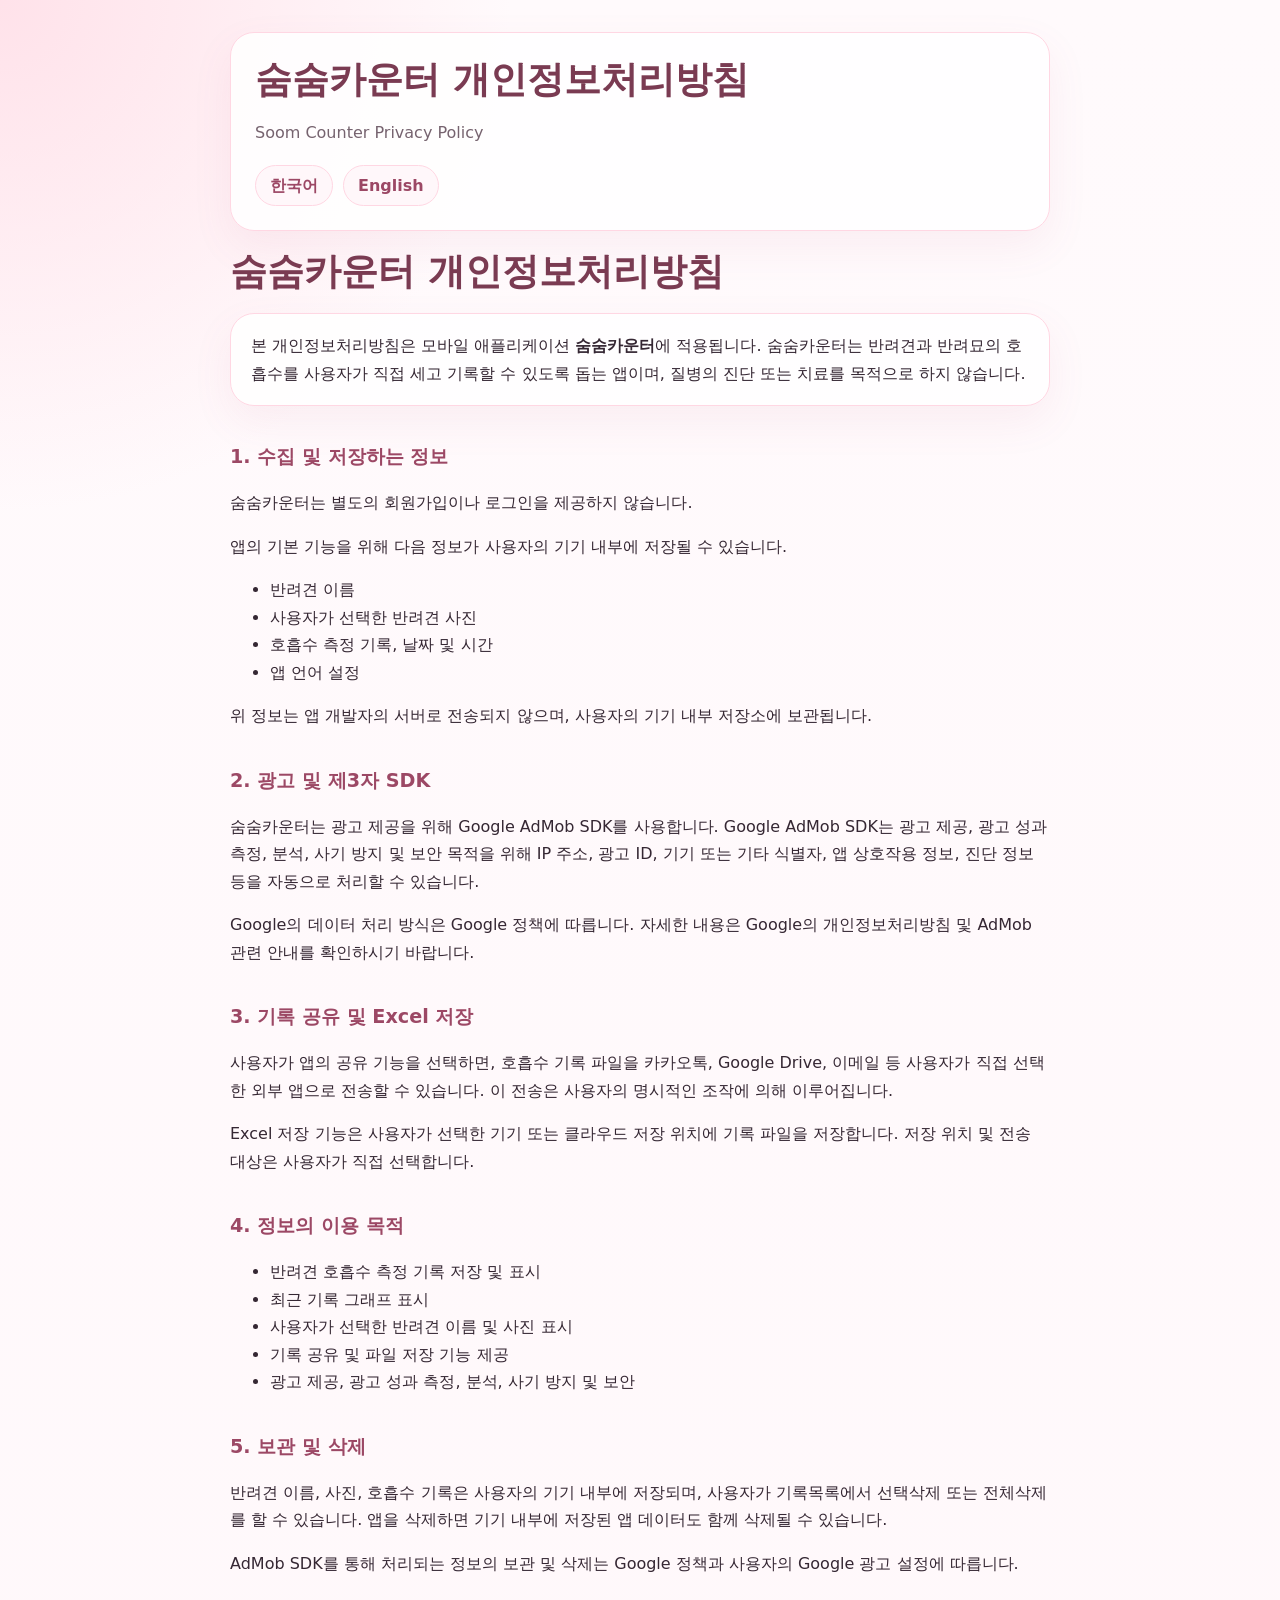
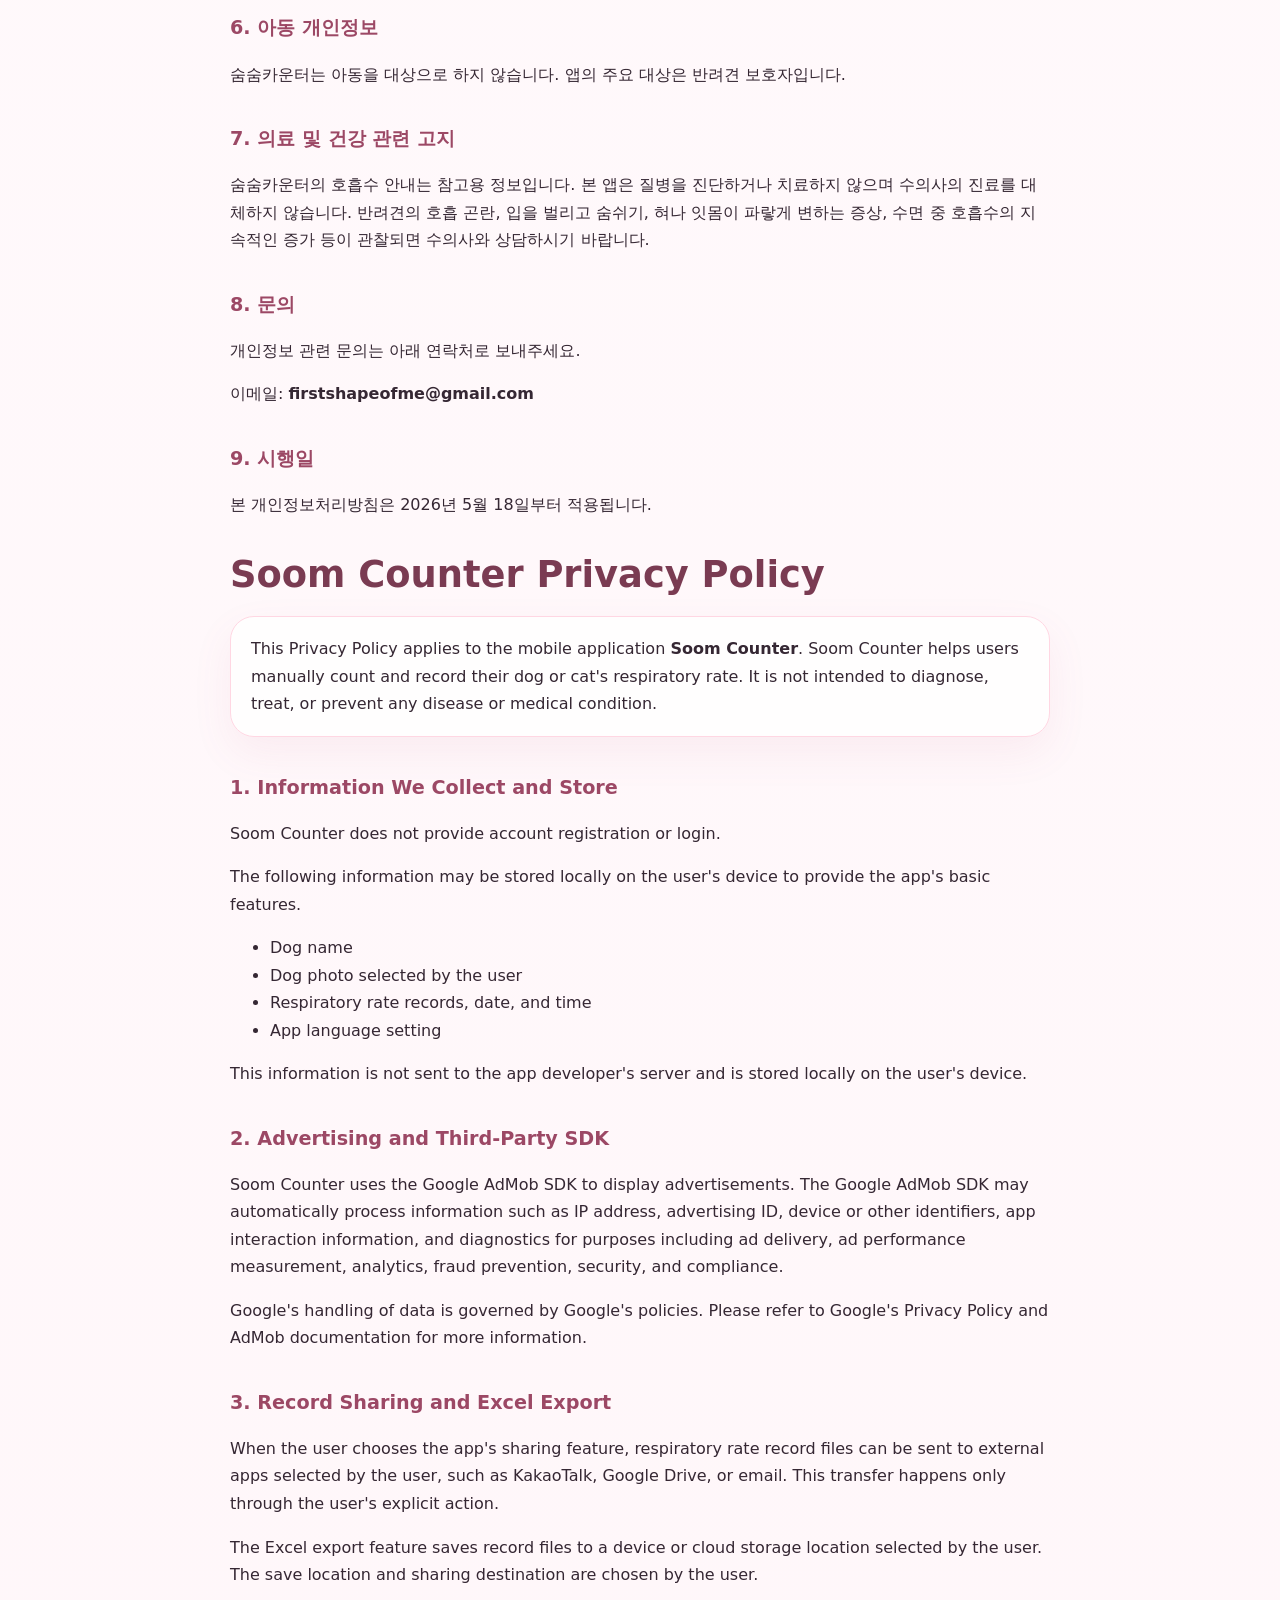
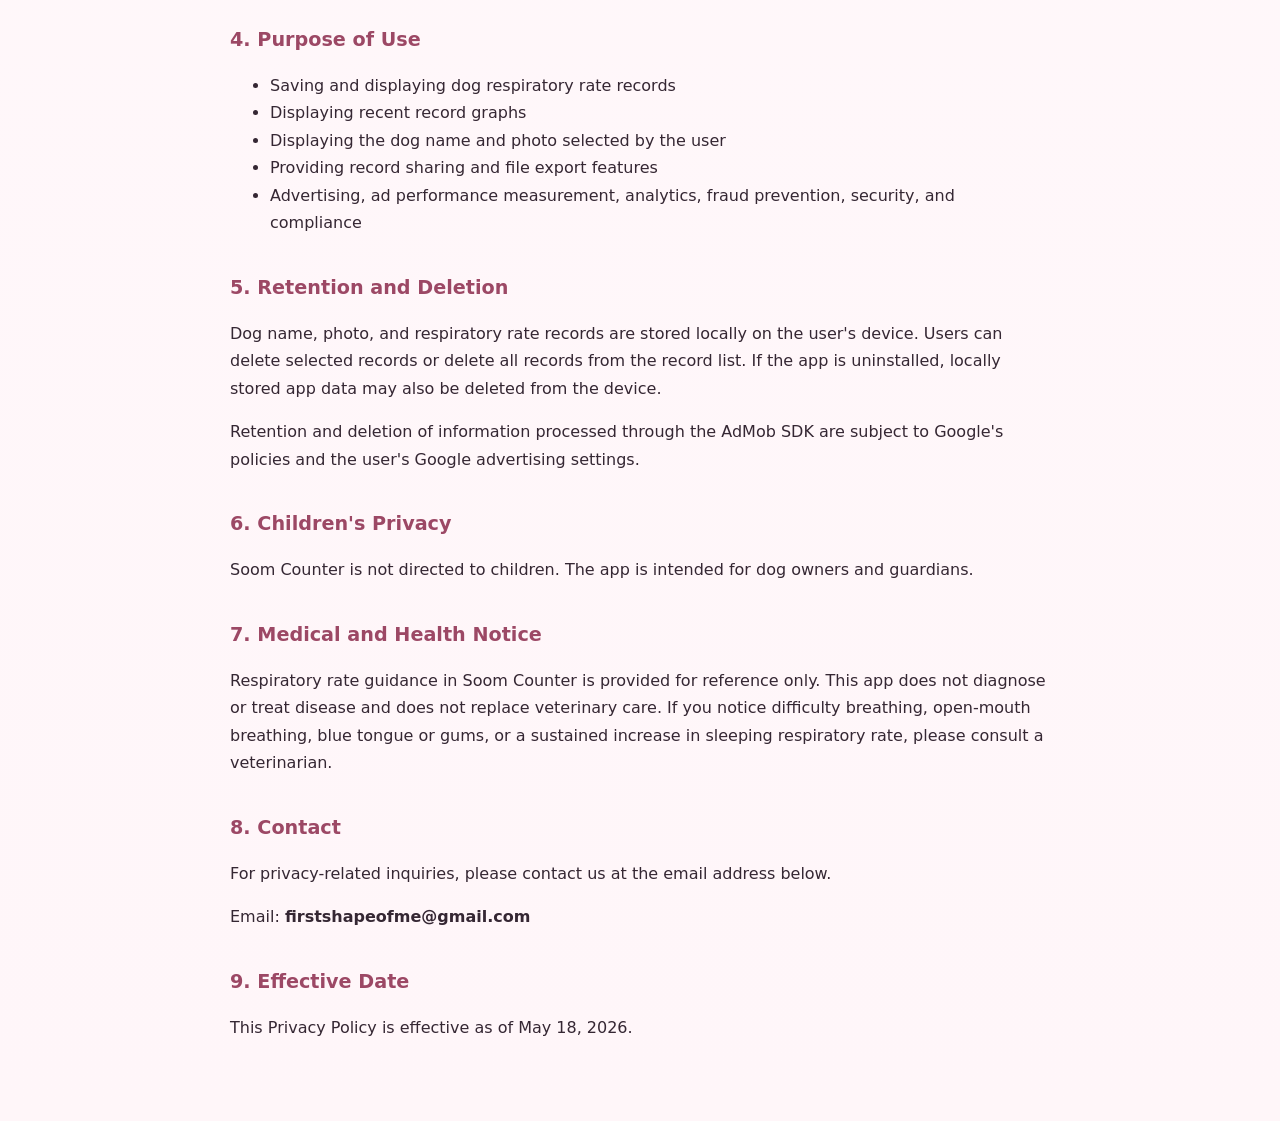
<file: index.html>
<!doctype html>
<html lang="ko">
<head>
  <meta charset="utf-8">
  <meta name="viewport" content="width=device-width, initial-scale=1">
  <title>숨숨카운터 개인정보처리방침 | Soom Counter Privacy Policy</title>
  <style>
    :root {
      color-scheme: light;
      --bg: #fffafc;
      --paper: #ffffff;
      --ink: #352733;
      --muted: #76636f;
      --brand: #9c4865;
      --brand-dark: #7a3b52;
      --line: #ffd7e3;
      --soft: rgba(197, 93, 126, 0.08);
    }

    * {
      box-sizing: border-box;
    }

    body {
      margin: 0;
      background:
        radial-gradient(circle at top left, rgba(255, 213, 224, 0.65), transparent 32rem),
        linear-gradient(180deg, #fffafc 0%, #fff6f9 100%);
      color: var(--ink);
      font-family: system-ui, -apple-system, BlinkMacSystemFont, "Segoe UI", sans-serif;
      line-height: 1.72;
    }

    main {
      max-width: 860px;
      margin: 0 auto;
      padding: 32px 20px 64px;
    }

    h1 {
      margin: 0 0 14px;
      color: var(--brand-dark);
      font-size: clamp(1.75rem, 5vw, 2.3rem);
      line-height: 1.25;
    }

    h2 {
      margin-top: 34px;
      color: var(--brand);
      font-size: 1.2rem;
    }

    p, li {
      font-size: 1rem;
    }

    a {
      color: var(--brand);
    }

    .hero,
    .card {
      border: 1px solid var(--line);
      border-radius: 24px;
      background: rgba(255, 255, 255, 0.88);
      box-shadow: 0 16px 40px var(--soft);
    }

    .hero {
      padding: 24px;
    }

    .card {
      padding: 18px 20px;
      margin-top: 18px;
    }

    .language-links {
      display: flex;
      flex-wrap: wrap;
      gap: 10px;
      margin: 18px 0 0;
    }

    .language-links a {
      display: inline-flex;
      align-items: center;
      justify-content: center;
      min-height: 38px;
      padding: 6px 14px;
      border: 1px solid var(--line);
      border-radius: 999px;
      background: #fff7fa;
      color: var(--brand);
      font-weight: 700;
      text-decoration: none;
    }

    .section {
      padding-top: 18px;
      scroll-margin-top: 18px;
    }

    .muted {
      color: var(--muted);
    }
  </style>
</head>
<body>
<main>
  <section class="hero">
    <h1>숨숨카운터 개인정보처리방침</h1>
    <p class="muted">Soom Counter Privacy Policy</p>
    <div class="language-links" aria-label="Language">
      <a href="#ko">한국어</a>
      <a href="#en">English</a>
    </div>
  </section>

  <section id="ko" class="section" lang="ko">
    <h1>숨숨카운터 개인정보처리방침</h1>
    <p class="card">
      본 개인정보처리방침은 모바일 애플리케이션 <strong>숨숨카운터</strong>에 적용됩니다.
      숨숨카운터는 반려견과 반려묘의 호흡수를 사용자가 직접 세고 기록할 수 있도록 돕는 앱이며,
      질병의 진단 또는 치료를 목적으로 하지 않습니다.
    </p>

    <h2>1. 수집 및 저장하는 정보</h2>
    <p>숨숨카운터는 별도의 회원가입이나 로그인을 제공하지 않습니다.</p>
    <p>앱의 기본 기능을 위해 다음 정보가 사용자의 기기 내부에 저장될 수 있습니다.</p>
    <ul>
      <li>반려견 이름</li>
      <li>사용자가 선택한 반려견 사진</li>
      <li>호흡수 측정 기록, 날짜 및 시간</li>
      <li>앱 언어 설정</li>
    </ul>
    <p>위 정보는 앱 개발자의 서버로 전송되지 않으며, 사용자의 기기 내부 저장소에 보관됩니다.</p>

    <h2>2. 광고 및 제3자 SDK</h2>
    <p>
      숨숨카운터는 광고 제공을 위해 Google AdMob SDK를 사용합니다.
      Google AdMob SDK는 광고 제공, 광고 성과 측정, 분석, 사기 방지 및 보안 목적을 위해
      IP 주소, 광고 ID, 기기 또는 기타 식별자, 앱 상호작용 정보, 진단 정보 등을 자동으로 처리할 수 있습니다.
    </p>
    <p>
      Google의 데이터 처리 방식은 Google 정책에 따릅니다.
      자세한 내용은 Google의 개인정보처리방침 및 AdMob 관련 안내를 확인하시기 바랍니다.
    </p>

    <h2>3. 기록 공유 및 Excel 저장</h2>
    <p>
      사용자가 앱의 공유 기능을 선택하면, 호흡수 기록 파일을 카카오톡, Google Drive,
      이메일 등 사용자가 직접 선택한 외부 앱으로 전송할 수 있습니다.
      이 전송은 사용자의 명시적인 조작에 의해 이루어집니다.
    </p>
    <p>
      Excel 저장 기능은 사용자가 선택한 기기 또는 클라우드 저장 위치에 기록 파일을 저장합니다.
      저장 위치 및 전송 대상은 사용자가 직접 선택합니다.
    </p>

    <h2>4. 정보의 이용 목적</h2>
    <ul>
      <li>반려견 호흡수 측정 기록 저장 및 표시</li>
      <li>최근 기록 그래프 표시</li>
      <li>사용자가 선택한 반려견 이름 및 사진 표시</li>
      <li>기록 공유 및 파일 저장 기능 제공</li>
      <li>광고 제공, 광고 성과 측정, 분석, 사기 방지 및 보안</li>
    </ul>

    <h2>5. 보관 및 삭제</h2>
    <p>
      반려견 이름, 사진, 호흡수 기록은 사용자의 기기 내부에 저장되며,
      사용자가 기록목록에서 선택삭제 또는 전체삭제를 할 수 있습니다.
      앱을 삭제하면 기기 내부에 저장된 앱 데이터도 함께 삭제될 수 있습니다.
    </p>
    <p>
      AdMob SDK를 통해 처리되는 정보의 보관 및 삭제는 Google 정책과 사용자의 Google 광고 설정에 따릅니다.
    </p>

    <h2>6. 아동 개인정보</h2>
    <p>
      숨숨카운터는 아동을 대상으로 하지 않습니다.
      앱의 주요 대상은 반려견 보호자입니다.
    </p>

    <h2>7. 의료 및 건강 관련 고지</h2>
    <p>
      숨숨카운터의 호흡수 안내는 참고용 정보입니다.
      본 앱은 질병을 진단하거나 치료하지 않으며 수의사의 진료를 대체하지 않습니다.
      반려견의 호흡 곤란, 입을 벌리고 숨쉬기, 혀나 잇몸이 파랗게 변하는 증상,
      수면 중 호흡수의 지속적인 증가 등이 관찰되면 수의사와 상담하시기 바랍니다.
    </p>

    <h2>8. 문의</h2>
    <p>개인정보 관련 문의는 아래 연락처로 보내주세요.</p>
    <p>이메일: <strong>firstshapeofme@gmail.com</strong></p>

    <h2>9. 시행일</h2>
    <p>본 개인정보처리방침은 2026년 5월 18일부터 적용됩니다.</p>
  </section>

  <section id="en" class="section" lang="en">
    <h1>Soom Counter Privacy Policy</h1>
    <p class="card">
      This Privacy Policy applies to the mobile application <strong>Soom Counter</strong>.
      Soom Counter helps users manually count and record their dog or cat's respiratory rate.
      It is not intended to diagnose, treat, or prevent any disease or medical condition.
    </p>

    <h2>1. Information We Collect and Store</h2>
    <p>Soom Counter does not provide account registration or login.</p>
    <p>The following information may be stored locally on the user's device to provide the app's basic features.</p>
    <ul>
      <li>Dog name</li>
      <li>Dog photo selected by the user</li>
      <li>Respiratory rate records, date, and time</li>
      <li>App language setting</li>
    </ul>
    <p>This information is not sent to the app developer's server and is stored locally on the user's device.</p>

    <h2>2. Advertising and Third-Party SDK</h2>
    <p>
      Soom Counter uses the Google AdMob SDK to display advertisements.
      The Google AdMob SDK may automatically process information such as IP address,
      advertising ID, device or other identifiers, app interaction information, and diagnostics
      for purposes including ad delivery, ad performance measurement, analytics, fraud prevention, security, and compliance.
    </p>
    <p>
      Google's handling of data is governed by Google's policies.
      Please refer to Google's Privacy Policy and AdMob documentation for more information.
    </p>

    <h2>3. Record Sharing and Excel Export</h2>
    <p>
      When the user chooses the app's sharing feature, respiratory rate record files can be sent
      to external apps selected by the user, such as KakaoTalk, Google Drive, or email.
      This transfer happens only through the user's explicit action.
    </p>
    <p>
      The Excel export feature saves record files to a device or cloud storage location selected by the user.
      The save location and sharing destination are chosen by the user.
    </p>

    <h2>4. Purpose of Use</h2>
    <ul>
      <li>Saving and displaying dog respiratory rate records</li>
      <li>Displaying recent record graphs</li>
      <li>Displaying the dog name and photo selected by the user</li>
      <li>Providing record sharing and file export features</li>
      <li>Advertising, ad performance measurement, analytics, fraud prevention, security, and compliance</li>
    </ul>

    <h2>5. Retention and Deletion</h2>
    <p>
      Dog name, photo, and respiratory rate records are stored locally on the user's device.
      Users can delete selected records or delete all records from the record list.
      If the app is uninstalled, locally stored app data may also be deleted from the device.
    </p>
    <p>
      Retention and deletion of information processed through the AdMob SDK are subject to Google's policies
      and the user's Google advertising settings.
    </p>

    <h2>6. Children's Privacy</h2>
    <p>
      Soom Counter is not directed to children.
      The app is intended for dog owners and guardians.
    </p>

    <h2>7. Medical and Health Notice</h2>
    <p>
      Respiratory rate guidance in Soom Counter is provided for reference only.
      This app does not diagnose or treat disease and does not replace veterinary care.
      If you notice difficulty breathing, open-mouth breathing, blue tongue or gums,
      or a sustained increase in sleeping respiratory rate, please consult a veterinarian.
    </p>

    <h2>8. Contact</h2>
    <p>For privacy-related inquiries, please contact us at the email address below.</p>
    <p>Email: <strong>firstshapeofme@gmail.com</strong></p>

    <h2>9. Effective Date</h2>
    <p>This Privacy Policy is effective as of May 18, 2026.</p>
  </section>
</main>
</body>
</html>
</file>
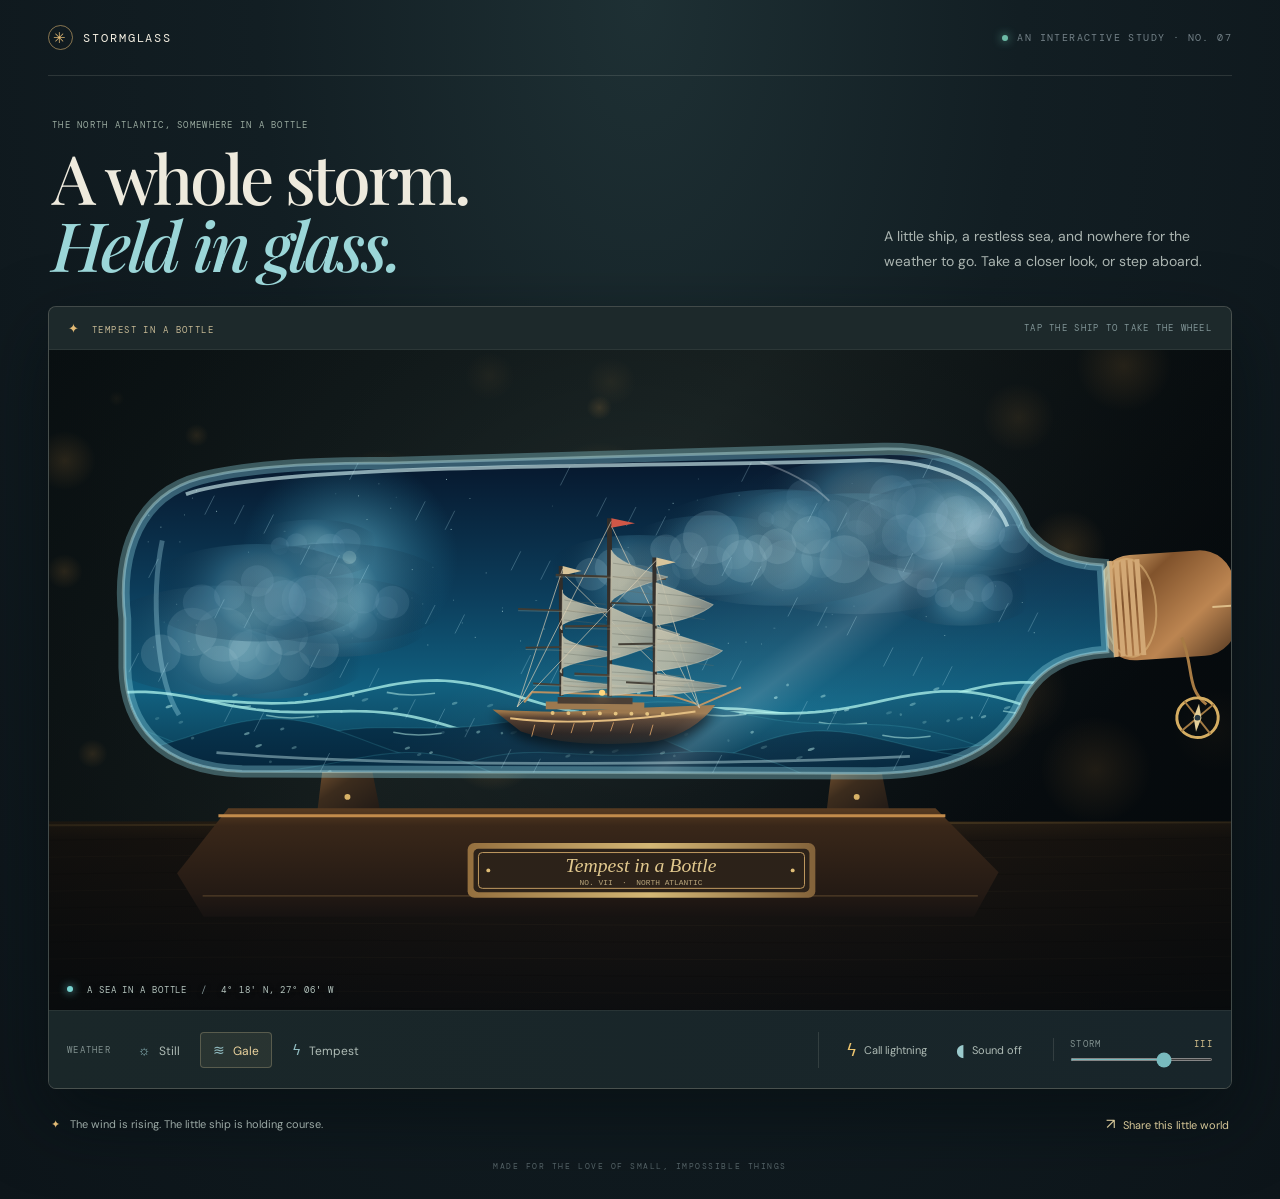
<file: ship-in-a-bottle/index.html>
<!doctype html>
<html lang="en">
<head>
  <meta charset="utf-8">
  <meta name="viewport" content="width=device-width, initial-scale=1, viewport-fit=cover">
  <meta name="theme-color" content="#10191e">
  <meta name="description" content="Steer a storm-tossed tall ship inside a glowing glass bottle.">
  <meta property="og:title" content="Tempest in a Bottle — a tiny ocean to explore">
  <meta property="og:description" content="A little ship, a restless sea, and nowhere for the weather to go. Come take the wheel.">
  <meta property="og:type" content="website">
  <title>Tempest in a Bottle — a tiny ocean to explore</title>
  <link rel="stylesheet" href="styles.css">
</head>
<body>
  <main class="page">
    <header class="topbar">
      <a class="brand" href="#" aria-label="Tempest in a Bottle home"><span class="brand-mark" aria-hidden="true">✳</span><span>STORMGLASS</span></a>
      <div class="edition"><span class="live-dot"></span> AN INTERACTIVE STUDY · NO. 07</div>
    </header>

    <section class="intro" aria-labelledby="title">
      <div>
        <p class="eyebrow">THE NORTH ATLANTIC, SOMEWHERE IN A BOTTLE</p>
        <h1 id="title">A whole storm.<br><em>Held in glass.</em></h1>
      </div>
      <p class="intro-note">A little ship, a restless sea, and nowhere for the weather to go. Take a closer look, or step aboard.</p>
    </section>

    <section class="scene-card" aria-label="Interactive ship in a bottle">
      <div class="scene-topline"><span><i class="tiny-star">✦</i> TEMPEST IN A BOTTLE</span><span class="scene-hint" id="sceneHint">TAP THE SHIP TO TAKE THE WHEEL</span></div>
      <div class="stage-wrap" id="stageWrap">
        <canvas id="world" width="1200" height="700" aria-label="A sailing ship crossing rough blue water inside a glass bottle. Click the ship to take the wheel."></canvas>
        <div class="captain-tip" id="captainTip" aria-live="polite"><span class="keycap">A</span><span class="keycap">D</span> or steer below</div>
        <div class="touch-steer" id="touchSteer" aria-label="Ship steering controls">
          <button type="button" data-steer="-1" aria-label="Steer to port">◀ <span>PORT</span></button>
          <button type="button" data-steer="1" aria-label="Steer to starboard"><span>STARBOARD</span> ▶</button>
        </div>
        <div class="stage-caption" id="viewCaption"><span class="caption-pulse"></span> A SEA IN A BOTTLE <span class="caption-sep">/</span> 4° 18′ N, 27° 06′ W</div>
      </div>
      <div class="controls">
        <div class="control-group weather-group" role="group" aria-label="Choose sea conditions">
          <span class="control-label">WEATHER</span>
          <button class="weather-choice" type="button" data-weather="calm" aria-pressed="false"><span class="weather-icon">☼</span> Still</button>
          <button class="weather-choice" type="button" data-weather="gale" aria-pressed="true"><span class="weather-icon">≋</span> Gale</button>
          <button class="weather-choice" type="button" data-weather="tempest" aria-pressed="false"><span class="weather-icon">ϟ</span> Tempest</button>
        </div>
        <div class="control-group action-group">
          <button class="action-button lightning-button" id="lightning" type="button"><span class="action-icon">ϟ</span><span>Call lightning</span></button>
          <button class="action-button sound-button" id="sound" type="button" aria-pressed="false"><span class="sound-glyph" aria-hidden="true">◖</span><span>Sound off</span></button>
        </div>
        <div class="storm-control">
          <label class="control-label" for="stormLevel">STORM <span id="stormLabel">III</span></label>
          <input type="range" id="stormLevel" min="0" max="100" value="68" aria-label="Storm intensity">
        </div>
      </div>
    </section>

    <footer class="footer-row">
      <p><span class="footer-flourish">✦</span> <span id="footerStatus" role="status" aria-live="polite">The wind is rising. The little ship is holding course.</span></p>
      <button class="share-button" id="share" type="button"><span aria-hidden="true">↗</span> Share this little world</button>
    </footer>
    <p class="credit">MADE FOR THE LOVE OF SMALL, IMPOSSIBLE THINGS</p>
  </main>
  <script src="app.js"></script>
</body>
</html>
</file>
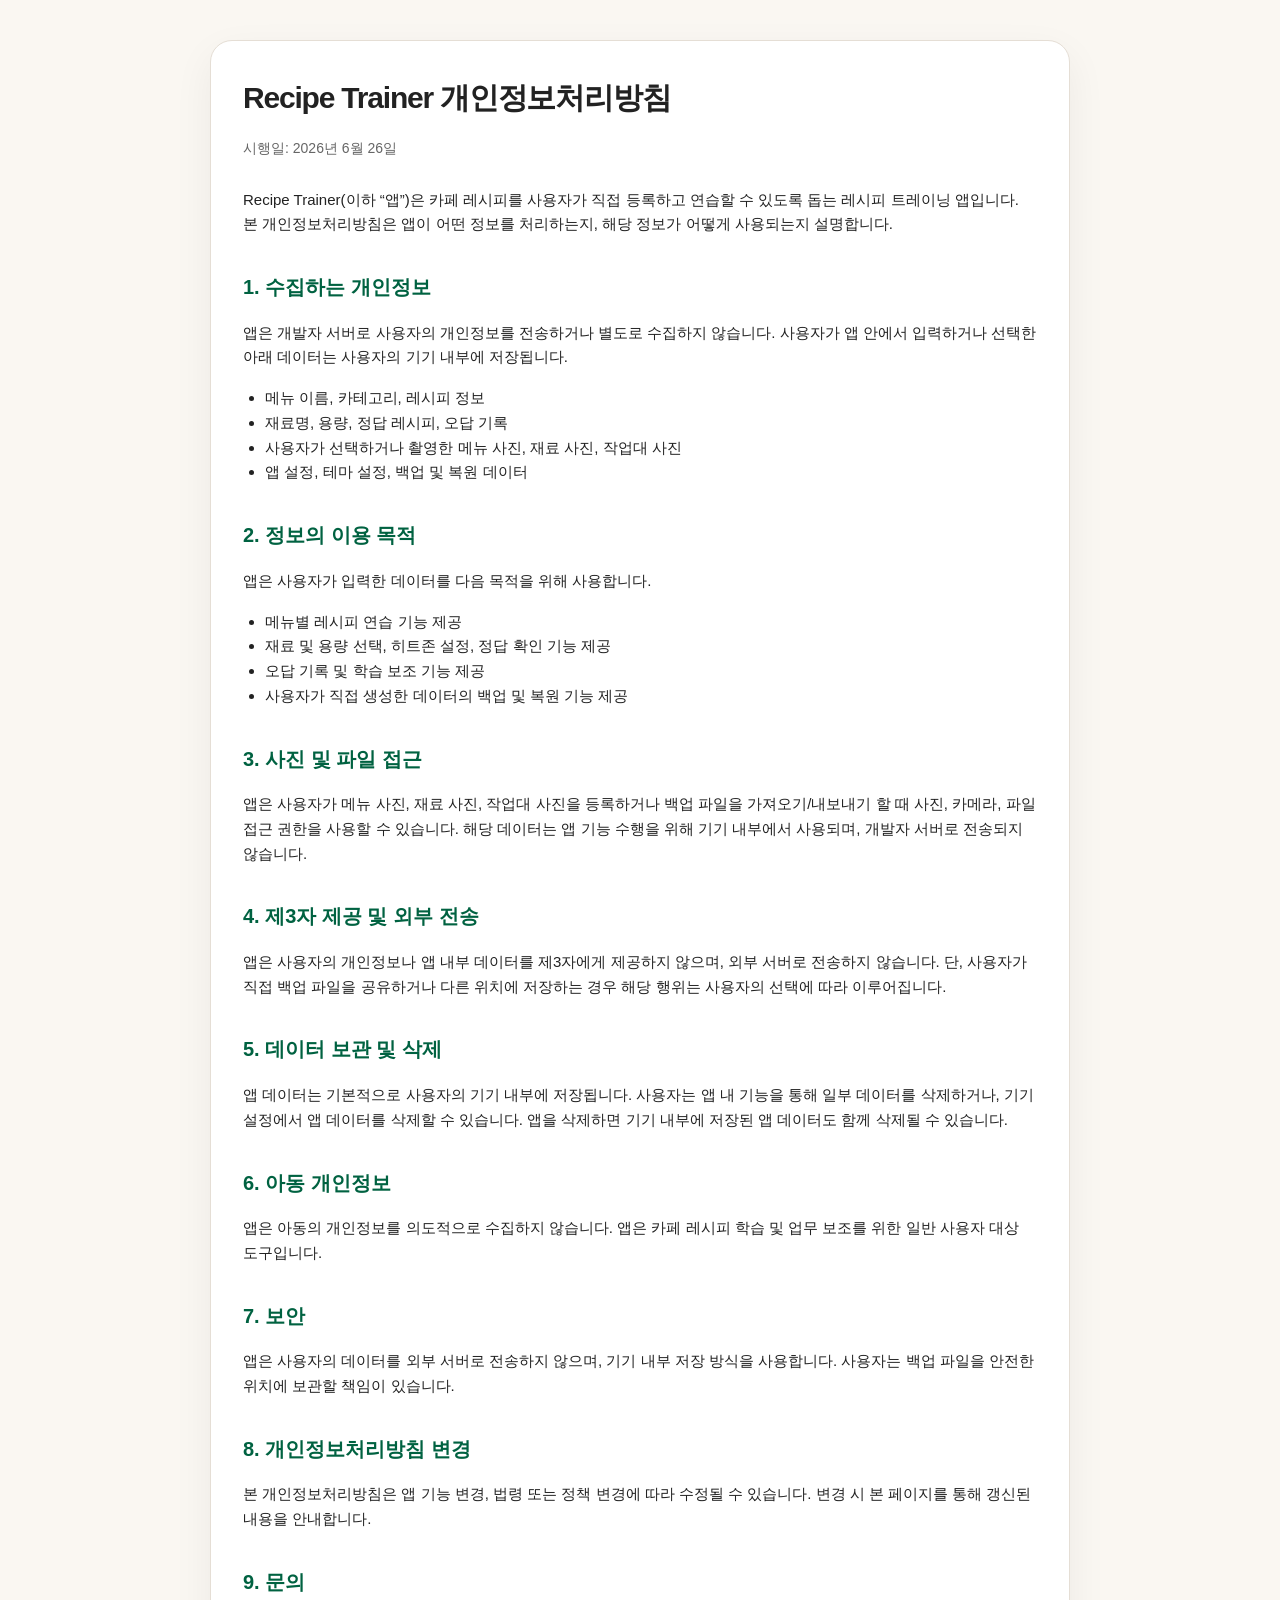
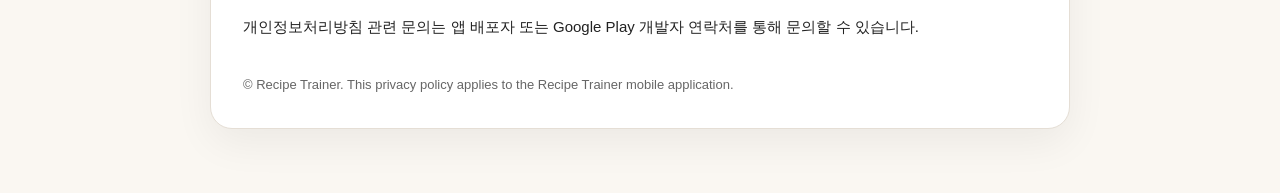
<file: privacy/recipe-trainer.html>
﻿<!doctype html>
<html lang="ko">
<head>
  <meta charset="utf-8" />
  <meta name="viewport" content="width=device-width, initial-scale=1" />
  <title>Recipe Trainer 개인정보처리방침</title>
  <style>
    :root {
      color-scheme: light;
      --bg: #faf7f2;
      --card: #ffffff;
      --text: #222222;
      --muted: #666666;
      --line: #e5ded5;
      --accent: #006241;
    }
    body {
      margin: 0;
      background: var(--bg);
      color: var(--text);
      font-family: -apple-system, BlinkMacSystemFont, "Segoe UI", sans-serif;
      line-height: 1.65;
    }
    main {
      max-width: 860px;
      margin: 0 auto;
      padding: 40px 18px 64px;
    }
    article {
      background: var(--card);
      border: 1px solid var(--line);
      border-radius: 22px;
      padding: 32px;
      box-shadow: 0 14px 40px rgba(0,0,0,0.06);
    }
    h1 { margin: 0 0 8px; font-size: 30px; letter-spacing: -0.04em; }
    h2 { margin-top: 34px; font-size: 20px; color: var(--accent); }
    p, li { font-size: 15px; }
    .meta { color: var(--muted); font-size: 14px; margin-bottom: 28px; }
    ul { padding-left: 22px; }
    strong { color: #111; }
    footer { margin-top: 34px; color: var(--muted); font-size: 13px; }
  </style>
</head>
<body>
<main>
  <article>
    <h1>Recipe Trainer 개인정보처리방침</h1>
    <p class="meta">시행일: 2026년 6월 26일</p>

    <p>
      Recipe Trainer(이하 “앱”)은 카페 레시피를 사용자가 직접 등록하고 연습할 수 있도록 돕는 레시피 트레이닝 앱입니다.
      본 개인정보처리방침은 앱이 어떤 정보를 처리하는지, 해당 정보가 어떻게 사용되는지 설명합니다.
    </p>

    <h2>1. 수집하는 개인정보</h2>
    <p>
      앱은 개발자 서버로 사용자의 개인정보를 전송하거나 별도로 수집하지 않습니다.
      사용자가 앱 안에서 입력하거나 선택한 아래 데이터는 사용자의 기기 내부에 저장됩니다.
    </p>
    <ul>
      <li>메뉴 이름, 카테고리, 레시피 정보</li>
      <li>재료명, 용량, 정답 레시피, 오답 기록</li>
      <li>사용자가 선택하거나 촬영한 메뉴 사진, 재료 사진, 작업대 사진</li>
      <li>앱 설정, 테마 설정, 백업 및 복원 데이터</li>
    </ul>

    <h2>2. 정보의 이용 목적</h2>
    <p>앱은 사용자가 입력한 데이터를 다음 목적을 위해 사용합니다.</p>
    <ul>
      <li>메뉴별 레시피 연습 기능 제공</li>
      <li>재료 및 용량 선택, 히트존 설정, 정답 확인 기능 제공</li>
      <li>오답 기록 및 학습 보조 기능 제공</li>
      <li>사용자가 직접 생성한 데이터의 백업 및 복원 기능 제공</li>
    </ul>

    <h2>3. 사진 및 파일 접근</h2>
    <p>
      앱은 사용자가 메뉴 사진, 재료 사진, 작업대 사진을 등록하거나 백업 파일을 가져오기/내보내기 할 때
      사진, 카메라, 파일 접근 권한을 사용할 수 있습니다.
      해당 데이터는 앱 기능 수행을 위해 기기 내부에서 사용되며, 개발자 서버로 전송되지 않습니다.
    </p>

    <h2>4. 제3자 제공 및 외부 전송</h2>
    <p>
      앱은 사용자의 개인정보나 앱 내부 데이터를 제3자에게 제공하지 않으며, 외부 서버로 전송하지 않습니다.
      단, 사용자가 직접 백업 파일을 공유하거나 다른 위치에 저장하는 경우 해당 행위는 사용자의 선택에 따라 이루어집니다.
    </p>

    <h2>5. 데이터 보관 및 삭제</h2>
    <p>
      앱 데이터는 기본적으로 사용자의 기기 내부에 저장됩니다.
      사용자는 앱 내 기능을 통해 일부 데이터를 삭제하거나, 기기 설정에서 앱 데이터를 삭제할 수 있습니다.
      앱을 삭제하면 기기 내부에 저장된 앱 데이터도 함께 삭제될 수 있습니다.
    </p>

    <h2>6. 아동 개인정보</h2>
    <p>
      앱은 아동의 개인정보를 의도적으로 수집하지 않습니다.
      앱은 카페 레시피 학습 및 업무 보조를 위한 일반 사용자 대상 도구입니다.
    </p>

    <h2>7. 보안</h2>
    <p>
      앱은 사용자의 데이터를 외부 서버로 전송하지 않으며, 기기 내부 저장 방식을 사용합니다.
      사용자는 백업 파일을 안전한 위치에 보관할 책임이 있습니다.
    </p>

    <h2>8. 개인정보처리방침 변경</h2>
    <p>
      본 개인정보처리방침은 앱 기능 변경, 법령 또는 정책 변경에 따라 수정될 수 있습니다.
      변경 시 본 페이지를 통해 갱신된 내용을 안내합니다.
    </p>

    <h2>9. 문의</h2>
    <p>
      개인정보처리방침 관련 문의는 앱 배포자 또는 Google Play 개발자 연락처를 통해 문의할 수 있습니다.
    </p>

    <footer>
      © Recipe Trainer. This privacy policy applies to the Recipe Trainer mobile application.
    </footer>
  </article>
</main>
</body>
</html>
</file>
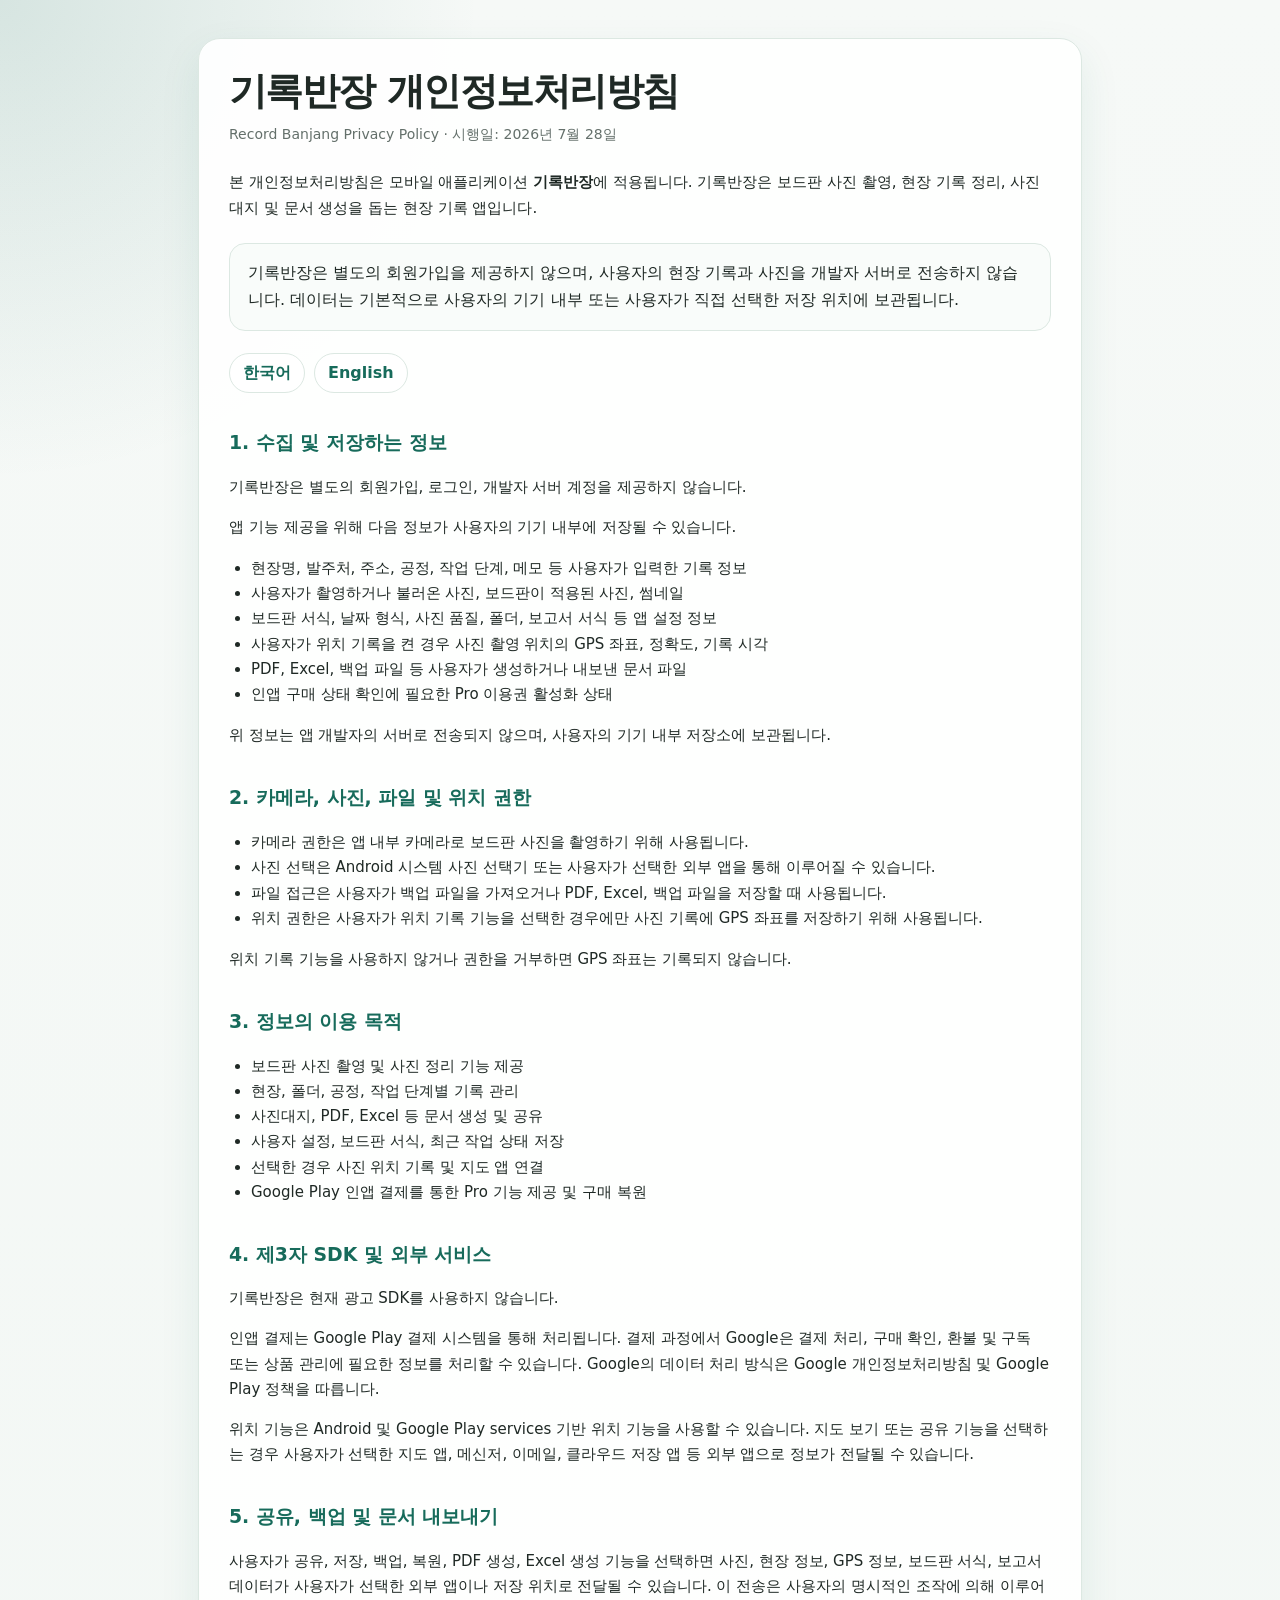
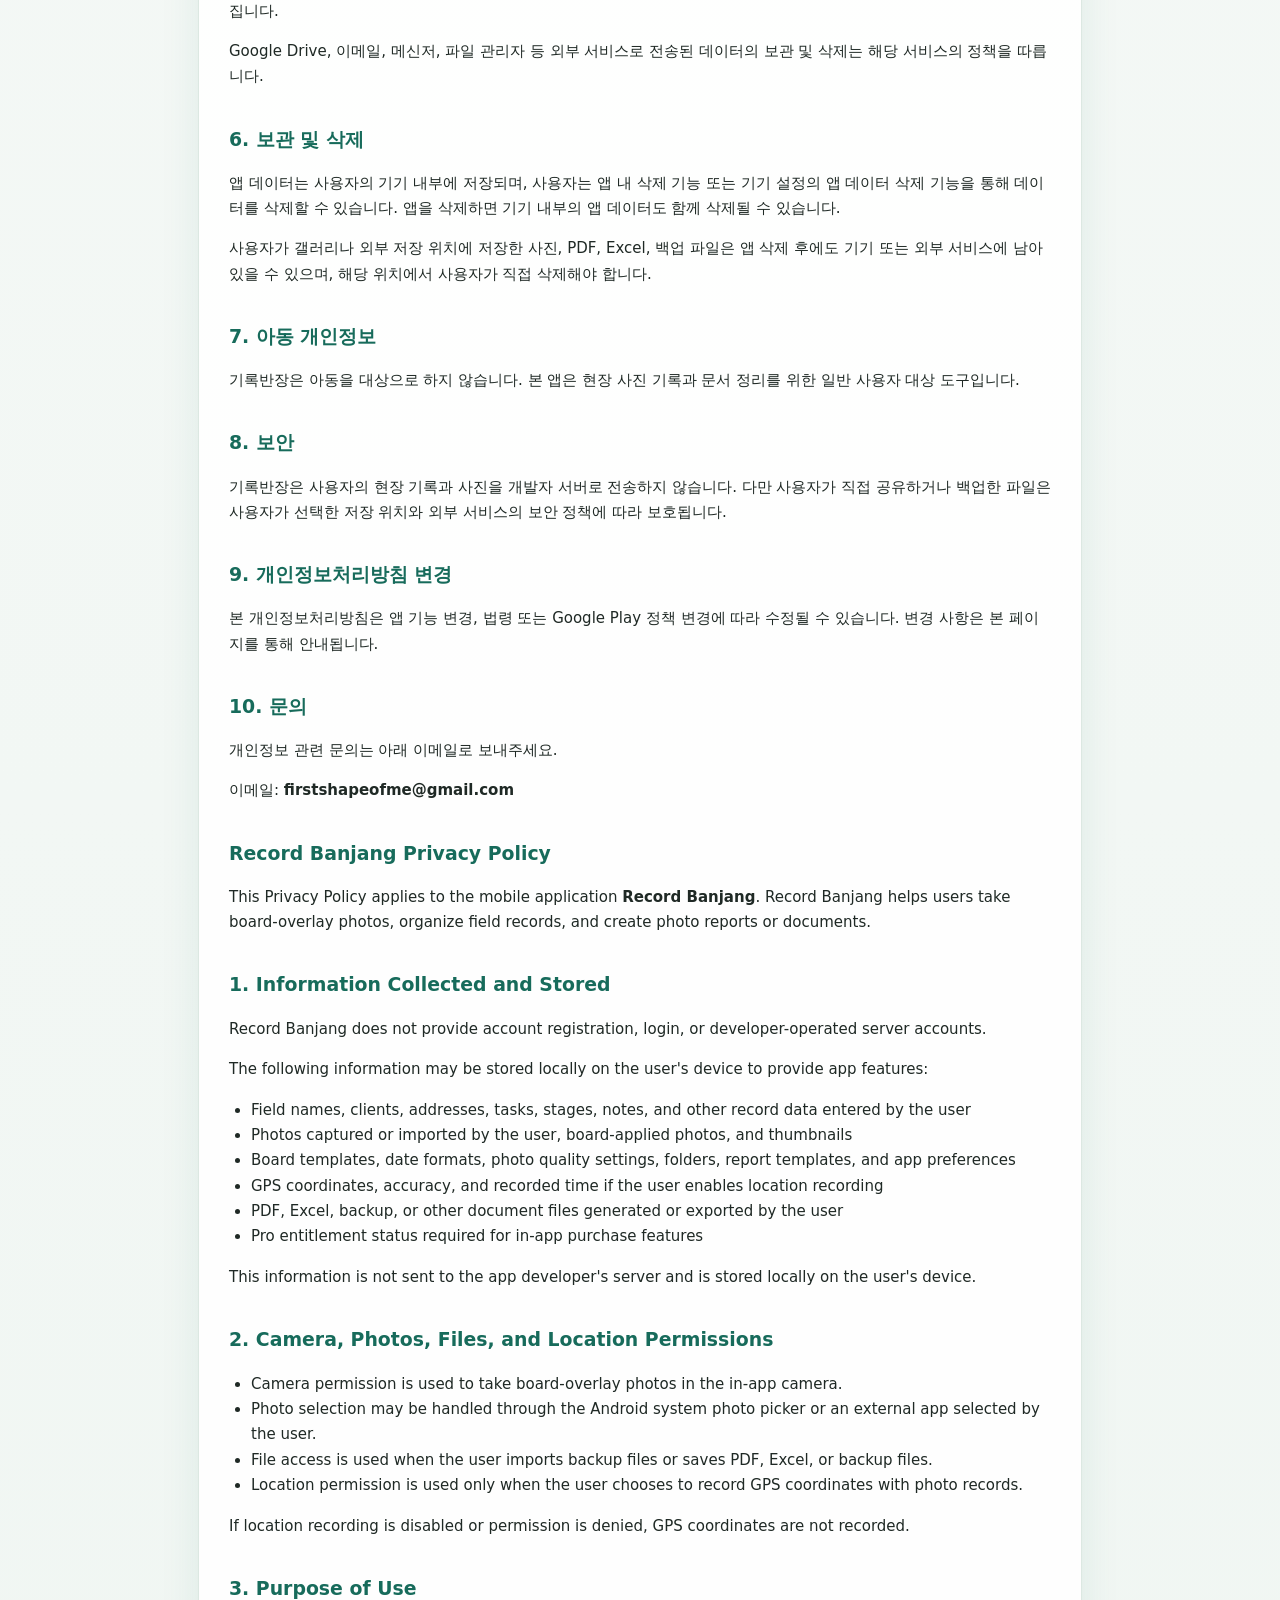
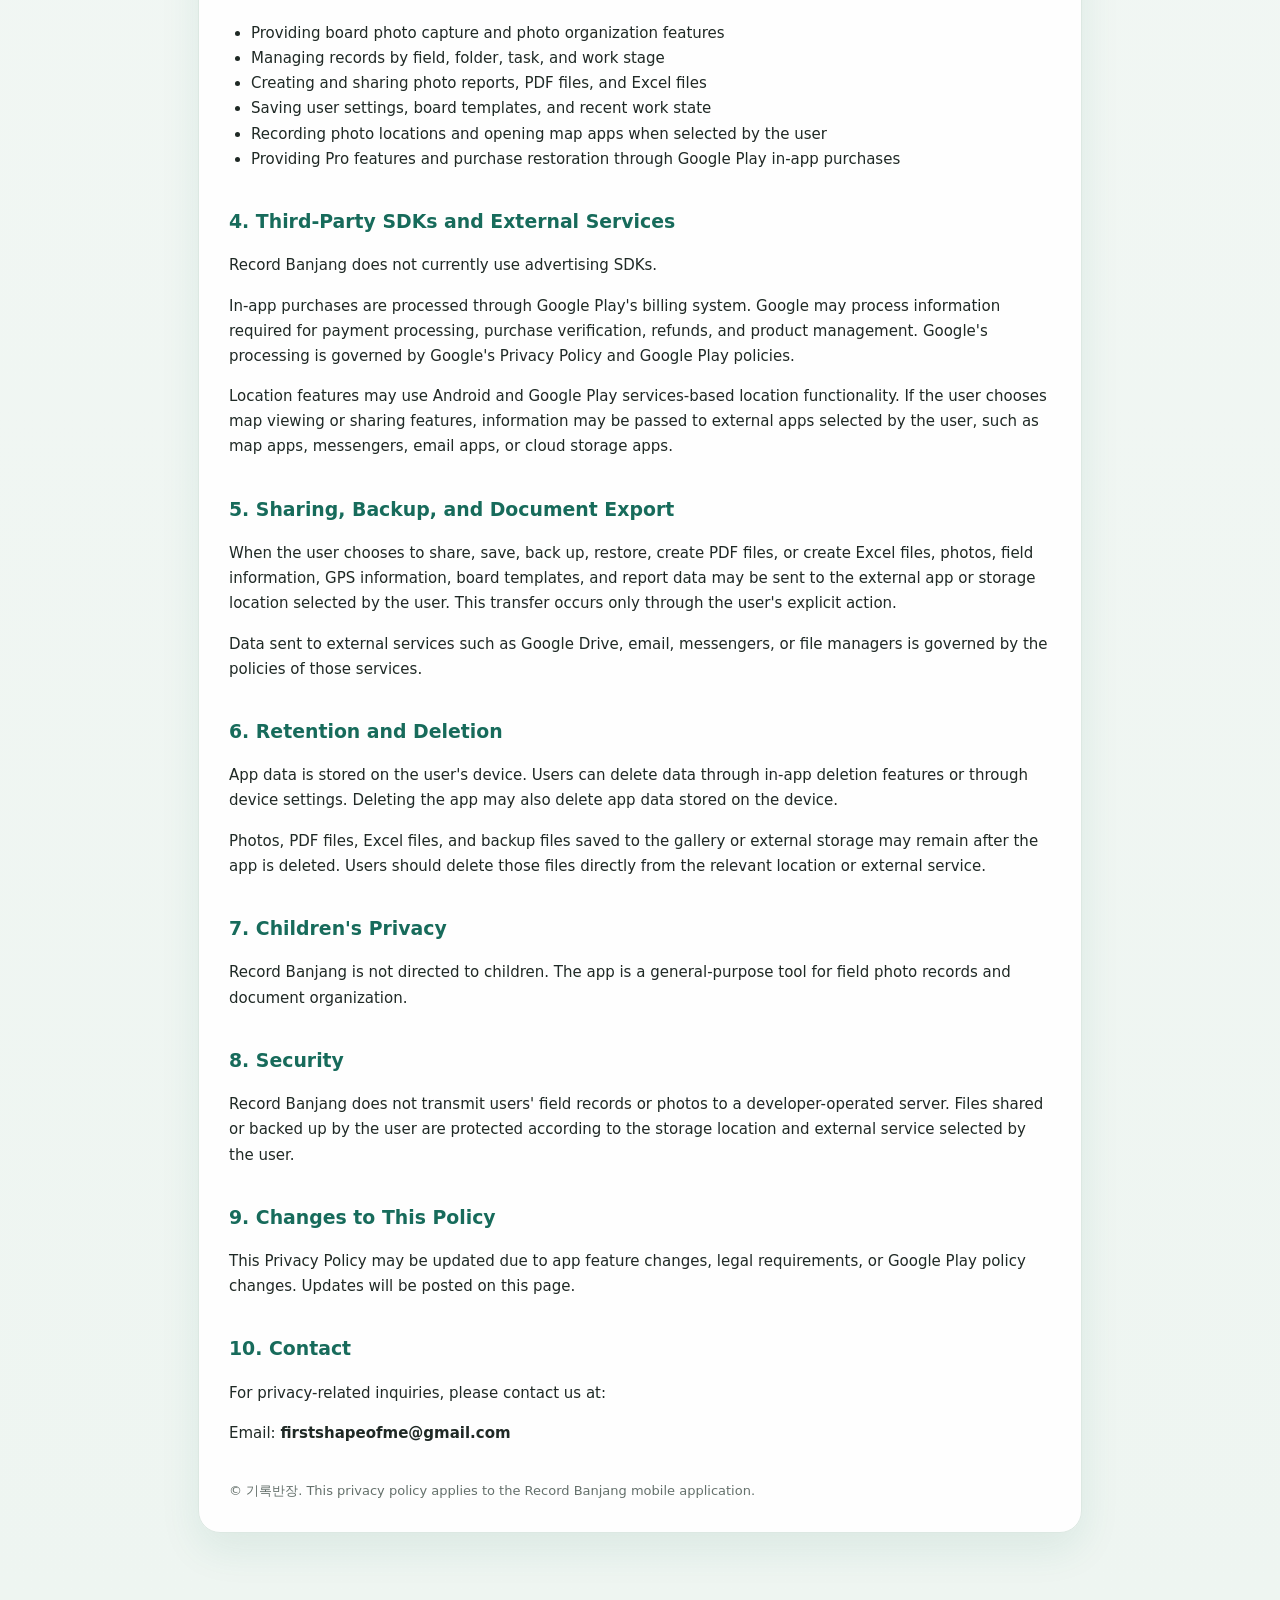
<file: privacy/record-banjang.html>
<!doctype html>
<html lang="ko">
<head>
  <meta charset="utf-8" />
  <meta name="viewport" content="width=device-width, initial-scale=1" />
  <title>기록반장 개인정보처리방침 | Record Banjang Privacy Policy</title>
  <style>
    :root {
      color-scheme: light;
      --bg: #f6f9f7;
      --card: #ffffff;
      --text: #1f2925;
      --muted: #64706b;
      --line: #dce8e2;
      --accent: #176b5b;
      --accent-soft: rgba(23, 107, 91, 0.09);
    }
    * { box-sizing: border-box; }
    body {
      margin: 0;
      background:
        radial-gradient(circle at top left, rgba(23, 107, 91, 0.14), transparent 30rem),
        linear-gradient(180deg, #f6f9f7 0%, #eef5f1 100%);
      color: var(--text);
      font-family: system-ui, -apple-system, BlinkMacSystemFont, "Segoe UI", sans-serif;
      line-height: 1.68;
    }
    main {
      max-width: 920px;
      margin: 0 auto;
      padding: 38px 18px 68px;
    }
    article {
      background: rgba(255, 255, 255, 0.94);
      border: 1px solid var(--line);
      border-radius: 22px;
      padding: 30px;
      box-shadow: 0 16px 42px var(--accent-soft);
    }
    h1 {
      margin: 0 0 8px;
      font-size: clamp(1.8rem, 5vw, 2.35rem);
      line-height: 1.22;
      letter-spacing: -0.04em;
    }
    h2 {
      margin-top: 34px;
      color: var(--accent);
      font-size: 1.18rem;
    }
    p, li { font-size: 15px; }
    ul { padding-left: 22px; }
    a { color: var(--accent); }
    .meta {
      margin: 0 0 24px;
      color: var(--muted);
      font-size: 14px;
    }
    .summary {
      margin: 22px 0;
      padding: 16px 18px;
      border: 1px solid var(--line);
      border-radius: 16px;
      background: #f9fcfa;
    }
    .lang {
      display: flex;
      flex-wrap: wrap;
      gap: 9px;
      margin: 18px 0 0;
    }
    .lang a {
      display: inline-flex;
      min-height: 36px;
      align-items: center;
      justify-content: center;
      padding: 6px 13px;
      border: 1px solid var(--line);
      border-radius: 999px;
      background: #ffffff;
      color: var(--accent);
      font-weight: 800;
      text-decoration: none;
    }
    section { scroll-margin-top: 18px; }
    footer {
      margin-top: 34px;
      color: var(--muted);
      font-size: 13px;
    }
  </style>
</head>
<body>
<main>
  <article>
    <h1>기록반장 개인정보처리방침</h1>
    <p class="meta">Record Banjang Privacy Policy · 시행일: 2026년 7월 28일</p>
    <p>
      본 개인정보처리방침은 모바일 애플리케이션 <strong>기록반장</strong>에 적용됩니다.
      기록반장은 보드판 사진 촬영, 현장 기록 정리, 사진대지 및 문서 생성을 돕는 현장 기록 앱입니다.
    </p>
    <div class="summary">
      기록반장은 별도의 회원가입을 제공하지 않으며, 사용자의 현장 기록과 사진을 개발자 서버로 전송하지 않습니다.
      데이터는 기본적으로 사용자의 기기 내부 또는 사용자가 직접 선택한 저장 위치에 보관됩니다.
    </div>
    <div class="lang" aria-label="Language">
      <a href="#ko">한국어</a>
      <a href="#en">English</a>
    </div>

    <section id="ko" lang="ko">
      <h2>1. 수집 및 저장하는 정보</h2>
      <p>기록반장은 별도의 회원가입, 로그인, 개발자 서버 계정을 제공하지 않습니다.</p>
      <p>앱 기능 제공을 위해 다음 정보가 사용자의 기기 내부에 저장될 수 있습니다.</p>
      <ul>
        <li>현장명, 발주처, 주소, 공정, 작업 단계, 메모 등 사용자가 입력한 기록 정보</li>
        <li>사용자가 촬영하거나 불러온 사진, 보드판이 적용된 사진, 썸네일</li>
        <li>보드판 서식, 날짜 형식, 사진 품질, 폴더, 보고서 서식 등 앱 설정 정보</li>
        <li>사용자가 위치 기록을 켠 경우 사진 촬영 위치의 GPS 좌표, 정확도, 기록 시각</li>
        <li>PDF, Excel, 백업 파일 등 사용자가 생성하거나 내보낸 문서 파일</li>
        <li>인앱 구매 상태 확인에 필요한 Pro 이용권 활성화 상태</li>
      </ul>
      <p>위 정보는 앱 개발자의 서버로 전송되지 않으며, 사용자의 기기 내부 저장소에 보관됩니다.</p>

      <h2>2. 카메라, 사진, 파일 및 위치 권한</h2>
      <ul>
        <li>카메라 권한은 앱 내부 카메라로 보드판 사진을 촬영하기 위해 사용됩니다.</li>
        <li>사진 선택은 Android 시스템 사진 선택기 또는 사용자가 선택한 외부 앱을 통해 이루어질 수 있습니다.</li>
        <li>파일 접근은 사용자가 백업 파일을 가져오거나 PDF, Excel, 백업 파일을 저장할 때 사용됩니다.</li>
        <li>위치 권한은 사용자가 위치 기록 기능을 선택한 경우에만 사진 기록에 GPS 좌표를 저장하기 위해 사용됩니다.</li>
      </ul>
      <p>위치 기록 기능을 사용하지 않거나 권한을 거부하면 GPS 좌표는 기록되지 않습니다.</p>

      <h2>3. 정보의 이용 목적</h2>
      <ul>
        <li>보드판 사진 촬영 및 사진 정리 기능 제공</li>
        <li>현장, 폴더, 공정, 작업 단계별 기록 관리</li>
        <li>사진대지, PDF, Excel 등 문서 생성 및 공유</li>
        <li>사용자 설정, 보드판 서식, 최근 작업 상태 저장</li>
        <li>선택한 경우 사진 위치 기록 및 지도 앱 연결</li>
        <li>Google Play 인앱 결제를 통한 Pro 기능 제공 및 구매 복원</li>
      </ul>

      <h2>4. 제3자 SDK 및 외부 서비스</h2>
      <p>기록반장은 현재 광고 SDK를 사용하지 않습니다.</p>
      <p>
        인앱 결제는 Google Play 결제 시스템을 통해 처리됩니다.
        결제 과정에서 Google은 결제 처리, 구매 확인, 환불 및 구독 또는 상품 관리에 필요한 정보를 처리할 수 있습니다.
        Google의 데이터 처리 방식은 Google 개인정보처리방침 및 Google Play 정책을 따릅니다.
      </p>
      <p>
        위치 기능은 Android 및 Google Play services 기반 위치 기능을 사용할 수 있습니다.
        지도 보기 또는 공유 기능을 선택하는 경우 사용자가 선택한 지도 앱, 메신저, 이메일, 클라우드 저장 앱 등 외부 앱으로 정보가 전달될 수 있습니다.
      </p>

      <h2>5. 공유, 백업 및 문서 내보내기</h2>
      <p>
        사용자가 공유, 저장, 백업, 복원, PDF 생성, Excel 생성 기능을 선택하면 사진, 현장 정보, GPS 정보,
        보드판 서식, 보고서 데이터가 사용자가 선택한 외부 앱이나 저장 위치로 전달될 수 있습니다.
        이 전송은 사용자의 명시적인 조작에 의해 이루어집니다.
      </p>
      <p>
        Google Drive, 이메일, 메신저, 파일 관리자 등 외부 서비스로 전송된 데이터의 보관 및 삭제는 해당 서비스의 정책을 따릅니다.
      </p>

      <h2>6. 보관 및 삭제</h2>
      <p>
        앱 데이터는 사용자의 기기 내부에 저장되며, 사용자는 앱 내 삭제 기능 또는 기기 설정의 앱 데이터 삭제 기능을 통해 데이터를 삭제할 수 있습니다.
        앱을 삭제하면 기기 내부의 앱 데이터도 함께 삭제될 수 있습니다.
      </p>
      <p>
        사용자가 갤러리나 외부 저장 위치에 저장한 사진, PDF, Excel, 백업 파일은 앱 삭제 후에도 기기 또는 외부 서비스에 남아 있을 수 있으며,
        해당 위치에서 사용자가 직접 삭제해야 합니다.
      </p>

      <h2>7. 아동 개인정보</h2>
      <p>
        기록반장은 아동을 대상으로 하지 않습니다.
        본 앱은 현장 사진 기록과 문서 정리를 위한 일반 사용자 대상 도구입니다.
      </p>

      <h2>8. 보안</h2>
      <p>
        기록반장은 사용자의 현장 기록과 사진을 개발자 서버로 전송하지 않습니다.
        다만 사용자가 직접 공유하거나 백업한 파일은 사용자가 선택한 저장 위치와 외부 서비스의 보안 정책에 따라 보호됩니다.
      </p>

      <h2>9. 개인정보처리방침 변경</h2>
      <p>
        본 개인정보처리방침은 앱 기능 변경, 법령 또는 Google Play 정책 변경에 따라 수정될 수 있습니다.
        변경 사항은 본 페이지를 통해 안내됩니다.
      </p>

      <h2>10. 문의</h2>
      <p>개인정보 관련 문의는 아래 이메일로 보내주세요.</p>
      <p>이메일: <strong>firstshapeofme@gmail.com</strong></p>
    </section>

    <section id="en" lang="en">
      <h2>Record Banjang Privacy Policy</h2>
      <p>
        This Privacy Policy applies to the mobile application <strong>Record Banjang</strong>.
        Record Banjang helps users take board-overlay photos, organize field records, and create photo reports or documents.
      </p>

      <h2>1. Information Collected and Stored</h2>
      <p>Record Banjang does not provide account registration, login, or developer-operated server accounts.</p>
      <p>The following information may be stored locally on the user's device to provide app features:</p>
      <ul>
        <li>Field names, clients, addresses, tasks, stages, notes, and other record data entered by the user</li>
        <li>Photos captured or imported by the user, board-applied photos, and thumbnails</li>
        <li>Board templates, date formats, photo quality settings, folders, report templates, and app preferences</li>
        <li>GPS coordinates, accuracy, and recorded time if the user enables location recording</li>
        <li>PDF, Excel, backup, or other document files generated or exported by the user</li>
        <li>Pro entitlement status required for in-app purchase features</li>
      </ul>
      <p>This information is not sent to the app developer's server and is stored locally on the user's device.</p>

      <h2>2. Camera, Photos, Files, and Location Permissions</h2>
      <ul>
        <li>Camera permission is used to take board-overlay photos in the in-app camera.</li>
        <li>Photo selection may be handled through the Android system photo picker or an external app selected by the user.</li>
        <li>File access is used when the user imports backup files or saves PDF, Excel, or backup files.</li>
        <li>Location permission is used only when the user chooses to record GPS coordinates with photo records.</li>
      </ul>
      <p>If location recording is disabled or permission is denied, GPS coordinates are not recorded.</p>

      <h2>3. Purpose of Use</h2>
      <ul>
        <li>Providing board photo capture and photo organization features</li>
        <li>Managing records by field, folder, task, and work stage</li>
        <li>Creating and sharing photo reports, PDF files, and Excel files</li>
        <li>Saving user settings, board templates, and recent work state</li>
        <li>Recording photo locations and opening map apps when selected by the user</li>
        <li>Providing Pro features and purchase restoration through Google Play in-app purchases</li>
      </ul>

      <h2>4. Third-Party SDKs and External Services</h2>
      <p>Record Banjang does not currently use advertising SDKs.</p>
      <p>
        In-app purchases are processed through Google Play's billing system.
        Google may process information required for payment processing, purchase verification, refunds, and product management.
        Google's processing is governed by Google's Privacy Policy and Google Play policies.
      </p>
      <p>
        Location features may use Android and Google Play services-based location functionality.
        If the user chooses map viewing or sharing features, information may be passed to external apps selected by the user,
        such as map apps, messengers, email apps, or cloud storage apps.
      </p>

      <h2>5. Sharing, Backup, and Document Export</h2>
      <p>
        When the user chooses to share, save, back up, restore, create PDF files, or create Excel files,
        photos, field information, GPS information, board templates, and report data may be sent to the external app or storage location selected by the user.
        This transfer occurs only through the user's explicit action.
      </p>
      <p>
        Data sent to external services such as Google Drive, email, messengers, or file managers is governed by the policies of those services.
      </p>

      <h2>6. Retention and Deletion</h2>
      <p>
        App data is stored on the user's device. Users can delete data through in-app deletion features or through device settings.
        Deleting the app may also delete app data stored on the device.
      </p>
      <p>
        Photos, PDF files, Excel files, and backup files saved to the gallery or external storage may remain after the app is deleted.
        Users should delete those files directly from the relevant location or external service.
      </p>

      <h2>7. Children's Privacy</h2>
      <p>
        Record Banjang is not directed to children.
        The app is a general-purpose tool for field photo records and document organization.
      </p>

      <h2>8. Security</h2>
      <p>
        Record Banjang does not transmit users' field records or photos to a developer-operated server.
        Files shared or backed up by the user are protected according to the storage location and external service selected by the user.
      </p>

      <h2>9. Changes to This Policy</h2>
      <p>
        This Privacy Policy may be updated due to app feature changes, legal requirements, or Google Play policy changes.
        Updates will be posted on this page.
      </p>

      <h2>10. Contact</h2>
      <p>For privacy-related inquiries, please contact us at:</p>
      <p>Email: <strong>firstshapeofme@gmail.com</strong></p>
    </section>

    <footer>
      © 기록반장. This privacy policy applies to the Record Banjang mobile application.
    </footer>
  </article>
</main>
</body>
</html>
</file>
<file: ship-in-a-bottle/styles.css>
@import url('https://fonts.googleapis.com/css2?family=DM+Mono:wght@400;500&family=DM+Sans:wght@400;500;600;700&family=Playfair+Display:ital,wght@0,500;0,600;1,500;1,600&display=swap');
:root{color-scheme:dark;--ink:#e9e5da;--muted:#a5b0b1;--faint:#738187;--gold:#e2ba75;--line:rgba(228,230,218,.13);--panel:#172329;--ocean:#092d45}
*{box-sizing:border-box}
html{min-width:320px;background:#10191e;scroll-behavior:smooth}
body{margin:0;min-height:100vh;color:var(--ink);font-family:'DM Sans',Arial,sans-serif;background:radial-gradient(ellipse at 50% 0%,#1e3034 0,#121e23 42%,#0d151a 100%)}
button,input{font:inherit}
button{color:inherit}button:focus-visible,input:focus-visible{outline:2px solid #9bd6d8;outline-offset:3px}
.page{max-width:1320px;margin:0 auto;padding:0 48px 28px}
.topbar{height:76px;border-bottom:1px solid var(--line);display:flex;align-items:center;justify-content:space-between}
.brand{display:flex;align-items:center;gap:10px;color:#f2ede0;text-decoration:none;font-family:'DM Mono',monospace;font-size:12px;letter-spacing:.16em}
.brand-mark{display:grid;place-items:center;width:25px;height:25px;border:1px solid rgba(226,186,117,.56);border-radius:50%;color:var(--gold);font-size:15px}
.edition,.eyebrow,.scene-topline,.control-label,.credit{font-family:'DM Mono',monospace;letter-spacing:.14em;font-size:10px;color:var(--faint)}
.edition{display:flex;align-items:center;gap:9px}
.live-dot{width:6px;height:6px;border-radius:50%;background:#6dbaa6;box-shadow:0 0 10px #65b6a2}
.intro{display:flex;align-items:flex-end;justify-content:space-between;padding:43px 4px 29px;gap:30px}
.eyebrow{margin:0 0 13px;color:#99aa9f;font-size:9px}
h1{font-family:'Playfair Display',Georgia,serif;font-weight:500;font-size:clamp(42px,5.4vw,68px);line-height:.98;letter-spacing:-.045em;margin:0;color:#eeeadd}
h1 em{color:#9bd6d8;font-weight:500}
.intro-note{max-width:330px;margin:0 14px 4px 0;color:#abb5b1;font-size:14px;line-height:1.75}
.scene-card{overflow:hidden;border:1px solid rgba(225,219,197,.22);border-radius:8px;background:linear-gradient(180deg,#1d2a2d,#142126);box-shadow:0 28px 70px #050c10a1,0 2px 0 #ffffff0c inset}
.scene-topline{height:43px;padding:0 19px;display:flex;align-items:center;justify-content:space-between;color:#a9b2a7;background:#1d292b;border-bottom:1px solid #d9d9c014;font-size:9px}
.scene-topline>span:first-child{color:#c6b995;letter-spacing:.16em}
.tiny-star{font-style:normal;color:var(--gold);font-size:13px;margin-right:5px}
.scene-hint{color:#809496}
.stage-wrap{position:relative;width:100%;aspect-ratio:1200/700;min-height:300px;max-height:660px;background:#101b21;overflow:hidden;isolation:isolate}
#world{display:block;width:100%;height:100%;cursor:default;touch-action:pan-y}
#world.captain{cursor:crosshair}
.captain-tip{position:absolute;right:18px;top:17px;padding:8px 10px;border:1px solid #d4e5df25;border-radius:4px;background:#0b1a20a8;color:#b7c6bf;font-size:10px;opacity:0;transform:translateY(-4px);transition:opacity .3s,transform .3s;pointer-events:none}
.captain-tip.visible{opacity:1;transform:none}
.keycap{display:inline-grid;place-items:center;width:17px;height:18px;border:1px solid #d3d8ca50;border-radius:3px;margin-right:3px;color:#e5cb92;font-family:'DM Mono',monospace;font-size:9px}
.stage-caption{position:absolute;left:18px;bottom:14px;color:#b6c4bd;font-family:'DM Mono',monospace;letter-spacing:.1em;font-size:9px;text-shadow:0 1px 5px #001016;pointer-events:none;transition:opacity .2s}
.caption-pulse{display:inline-block;vertical-align:1px;width:6px;height:6px;border-radius:50%;background:#79d4d1;box-shadow:0 0 8px #6bd5db;margin-right:8px}
.caption-sep{padding:0 8px;color:#829293}
.weather-group,.action-group,.storm-control{min-width:0}.touch-steer{display:none;position:absolute;left:18px;right:18px;bottom:14px;transform:none;gap:0;width:auto;justify-content:space-between;pointer-events:none}
.captain-tip button{border:1px solid #c6ddd341;border-radius:3px;background:#12282f;color:#d6c998;font-size:10px;padding:5px 7px;cursor:pointer;margin-right:6px}.captain-tip button:hover{background:#21404a}.touch-steer button{pointer-events:auto;flex:0 0 112px;min-height:42px;border:1px solid #cee2d54d;border-radius:5px;background:#10252cba;color:#eee5cd;font-family:'DM Mono',monospace;font-size:15px;letter-spacing:.08em;backdrop-filter:blur(8px);touch-action:none}
.touch-steer button span{font-size:9px;color:#a9b8ad;vertical-align:2px}
.captain-mode .touch-steer{display:flex}
.captain-mode .stage-caption{opacity:0}
.controls{display:grid;grid-template-columns:minmax(365px,1fr) auto 160px;align-items:center;gap:20px;min-height:78px;padding:12px 18px;border-top:1px solid #d9d9c014;background:linear-gradient(90deg,#1a2729,#18252a)}
.control-group{display:flex;align-items:center;gap:7px}
.control-label{display:flex;align-items:center;gap:7px;color:#81918f;white-space:nowrap;font-size:9px}
.weather-group>.control-label{margin-right:7px}
.weather-choice,.action-button{min-height:36px;border:1px solid transparent;border-radius:4px;background:transparent;color:#aebbb5;padding:0 12px;cursor:pointer;transition:background .18s,border-color .18s,color .18s}
.weather-choice{font-size:12px}
.weather-choice:hover,.action-button:hover{background:#ffffff0a;color:#f3eddd}
.weather-choice[aria-pressed=true]{border-color:#d9c89645;background:#d9c89615;color:#ebd39e}
.weather-icon{margin-right:5px;color:#92bdc2;font-size:14px}
.action-group{justify-content:center;border-left:1px solid var(--line);padding-left:16px}
.action-button{display:flex;align-items:center;gap:7px;padding:0 10px;font-size:11px;white-space:nowrap}
.action-icon{font-size:17px;color:#edc56f}
.sound-glyph{font-size:17px;color:#9bcacc}
.action-button[aria-pressed=true]{color:#e8d4a7}
.storm-control{padding-left:16px;border-left:1px solid var(--line)}
.storm-control .control-label{justify-content:space-between;margin-bottom:8px}
#stormLabel{color:#d6c18d}
input[type=range]{display:block;min-width:0;width:100%;height:3px;margin:0;accent-color:#78babe;cursor:pointer}
.footer-row{display:flex;align-items:center;justify-content:space-between;padding:17px 3px 0;gap:18px}
.footer-row p{margin:0;color:#9ba9a5;font-size:11px}
.footer-flourish{color:var(--gold);margin-right:7px}
.share-button{border:0;background:transparent;color:#d7c899;font-size:11px;padding:8px 0;cursor:pointer}
.share-button span{font-size:15px;margin-right:5px}
.share-button:hover{color:#fff0c0}
.credit{text-align:center;margin:19px 0 0;font-size:8px;letter-spacing:.19em;color:#536165}
@media(max-width:900px){.page{padding:0 24px 24px}.intro{padding-top:36px}.controls{grid-template-columns:1fr 160px;gap:9px 14px}.action-group{grid-column:1;grid-row:2;justify-content:flex-start;border:0;padding:0}.storm-control{grid-column:2;grid-row:1/3}.weather-group{flex-wrap:wrap}.control-label{width:100%}.weather-group>.control-label{margin:0 0 0 2px}}
@media(max-width:600px){.page{padding:0 14px 19px}.topbar{height:59px}.brand{font-size:10px}.edition{font-size:8px;letter-spacing:.08em}.intro{display:block;padding:29px 2px 20px}.eyebrow{font-size:8px;margin-bottom:11px}h1{font-size:48px}.intro-note{font-size:12px;line-height:1.6;margin:13px 0 0;max-width:340px}.scene-topline{height:37px;padding:0 11px;font-size:8px}.scene-hint{font-size:7px;letter-spacing:.08em}.stage-wrap{min-height:210px;aspect-ratio:1200/700}.stage-caption{left:11px;bottom:10px;font-size:7px}.captain-tip{right:9px;top:9px;font-size:9px}.controls{grid-template-columns:minmax(0,1fr) minmax(0,102px);padding:12px 11px;gap:12px 8px;min-height:120px}.weather-group{gap:2px 4px}.weather-group>.control-label{flex-basis:100%}.weather-choice{padding:0 7px;min-height:32px;font-size:10px}.weather-icon{margin-right:3px}.action-group{gap:1px}.action-button{padding:0 7px;min-height:32px;font-size:9px;gap:4px}.storm-control{padding-left:10px}.storm-control .control-label{font-size:8px}.footer-row{align-items:flex-start;padding-top:13px}.footer-row p{font-size:10px;line-height:1.5;max-width:56%;min-width:0;flex:1}.share-button{font-size:9px;white-space:nowrap;padding-top:0}.credit{font-size:7px;margin-top:15px}.touch-steer{left:10px;right:10px;bottom:10px}.touch-steer button{flex-basis:108px;min-height:39px}}
@media(max-width:370px){.page{padding-left:10px;padding-right:10px}.weather-choice{padding:0 5px;font-size:9px}.action-button{font-size:8px;padding:0 5px}.edition{font-size:7px}.stage-wrap{min-height:205px}}
@media(prefers-reduced-motion:reduce){*,*::before,*::after{scroll-behavior:auto!important;transition:none!important}}
</file>
